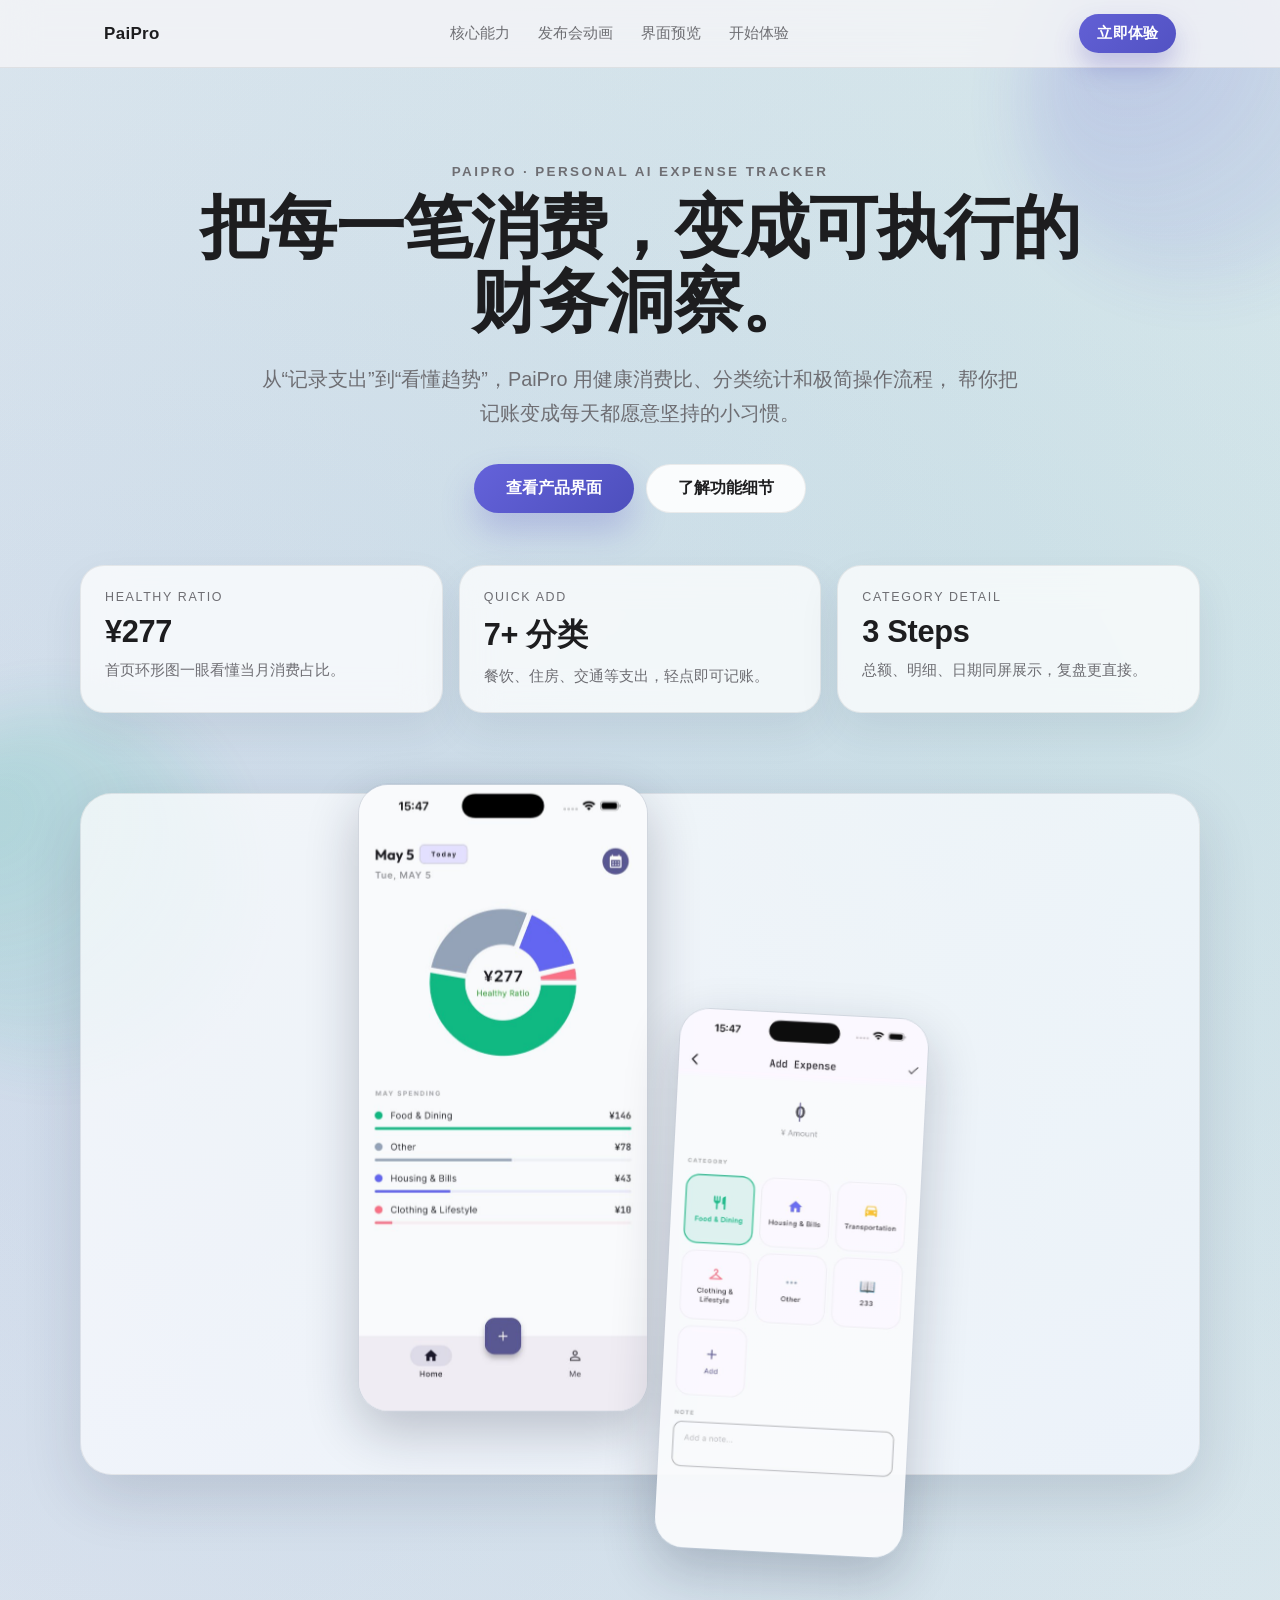
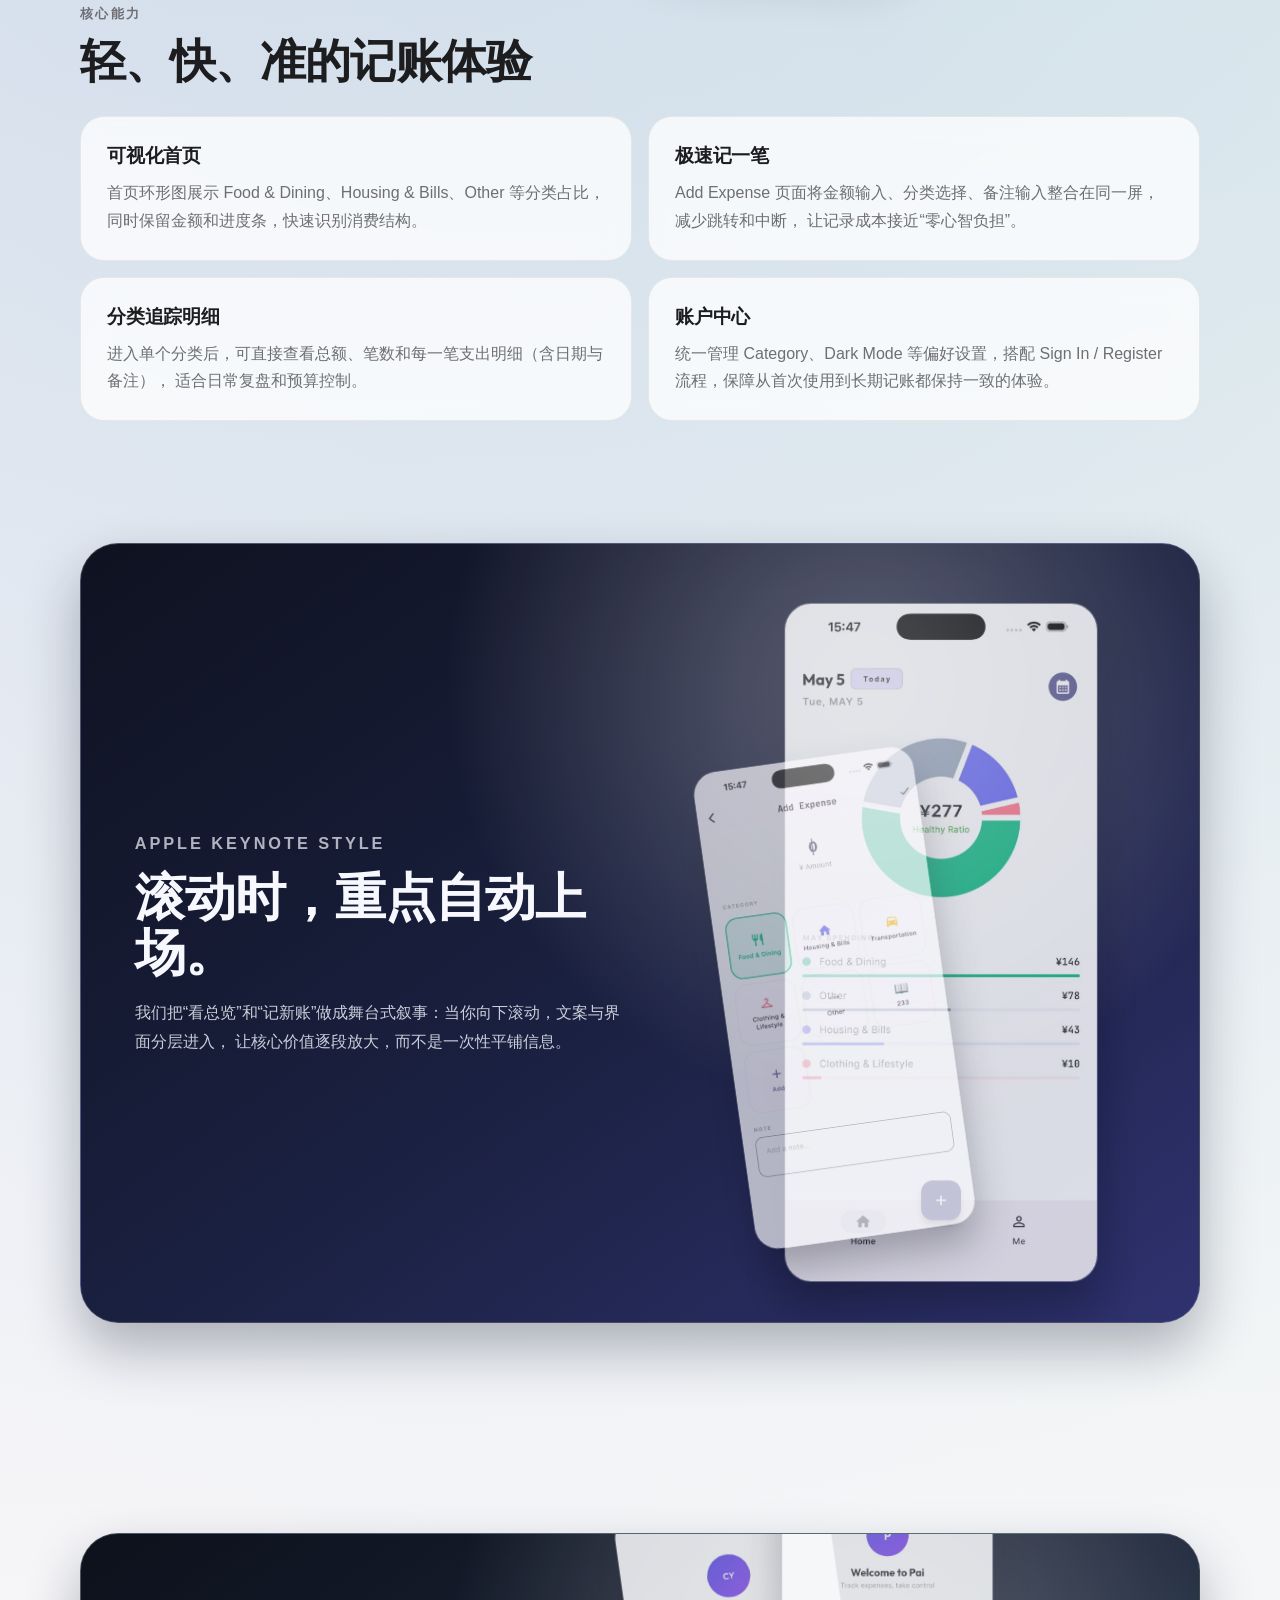
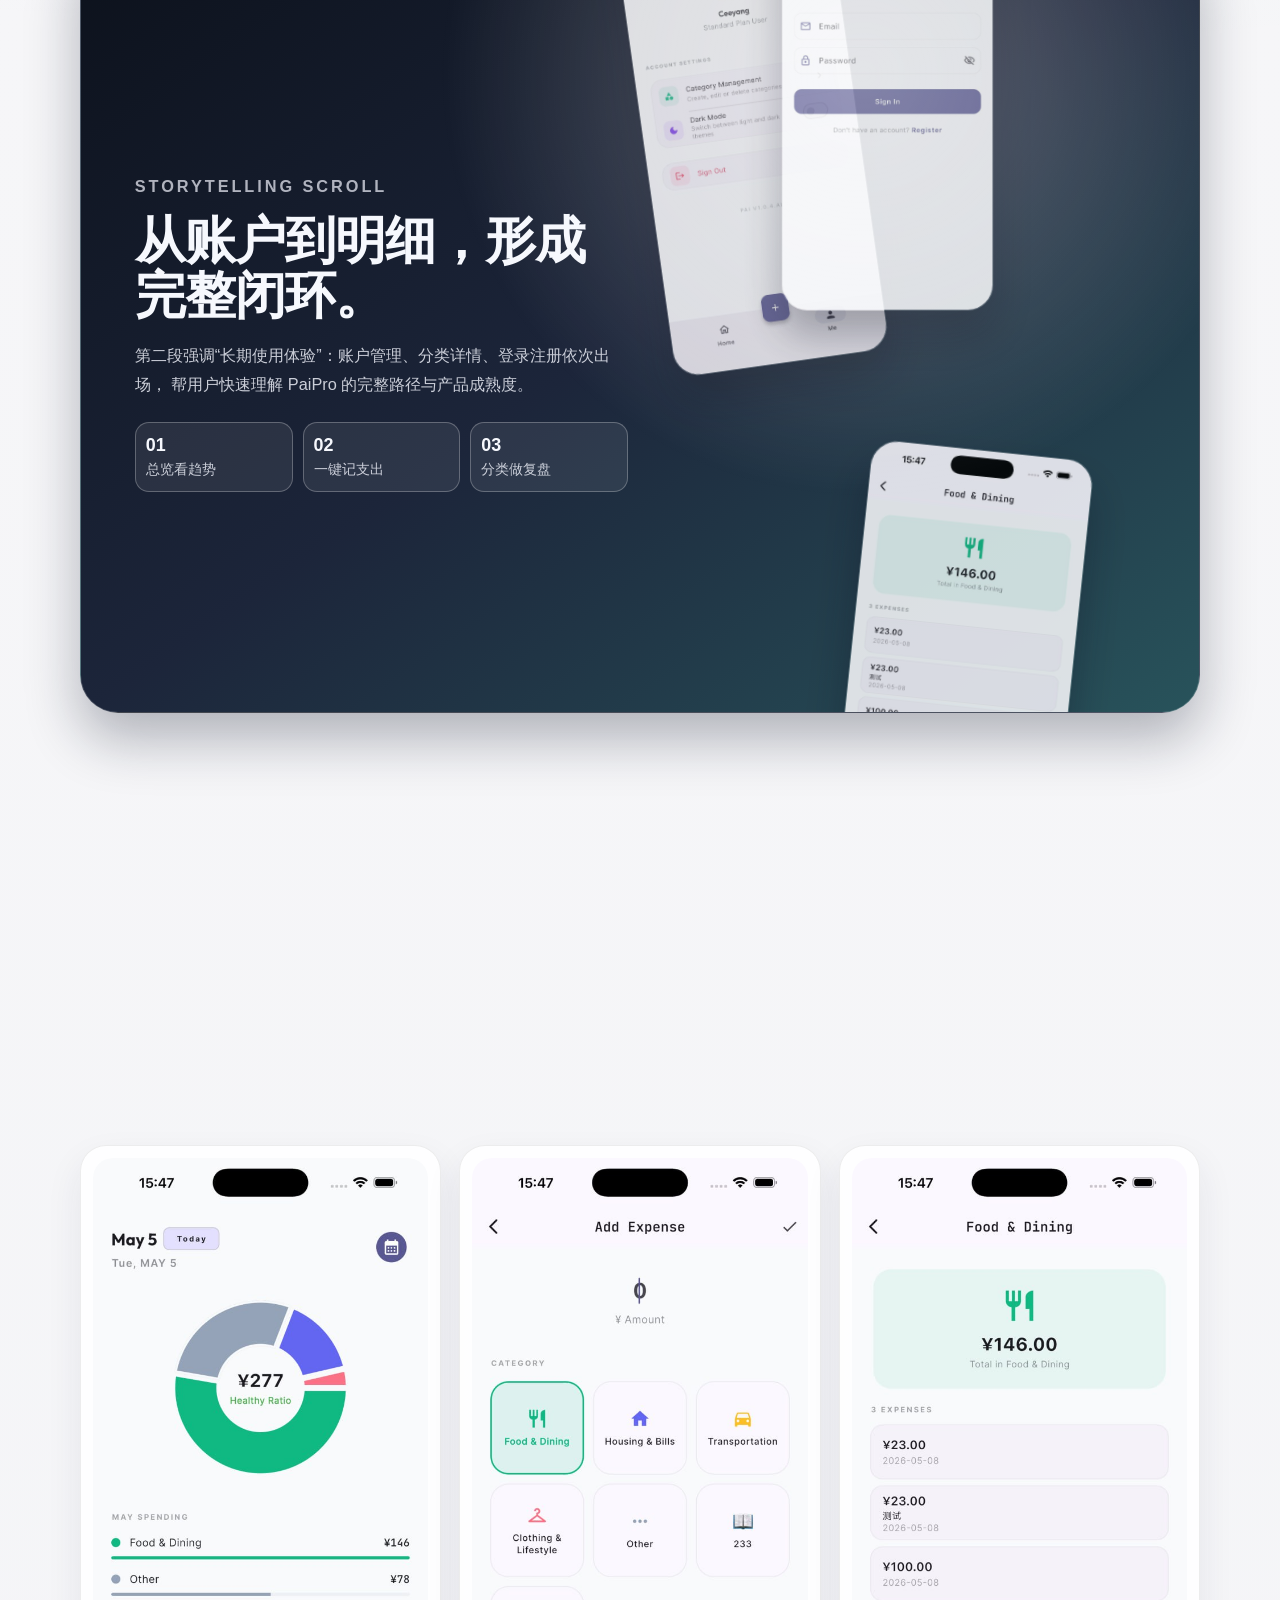
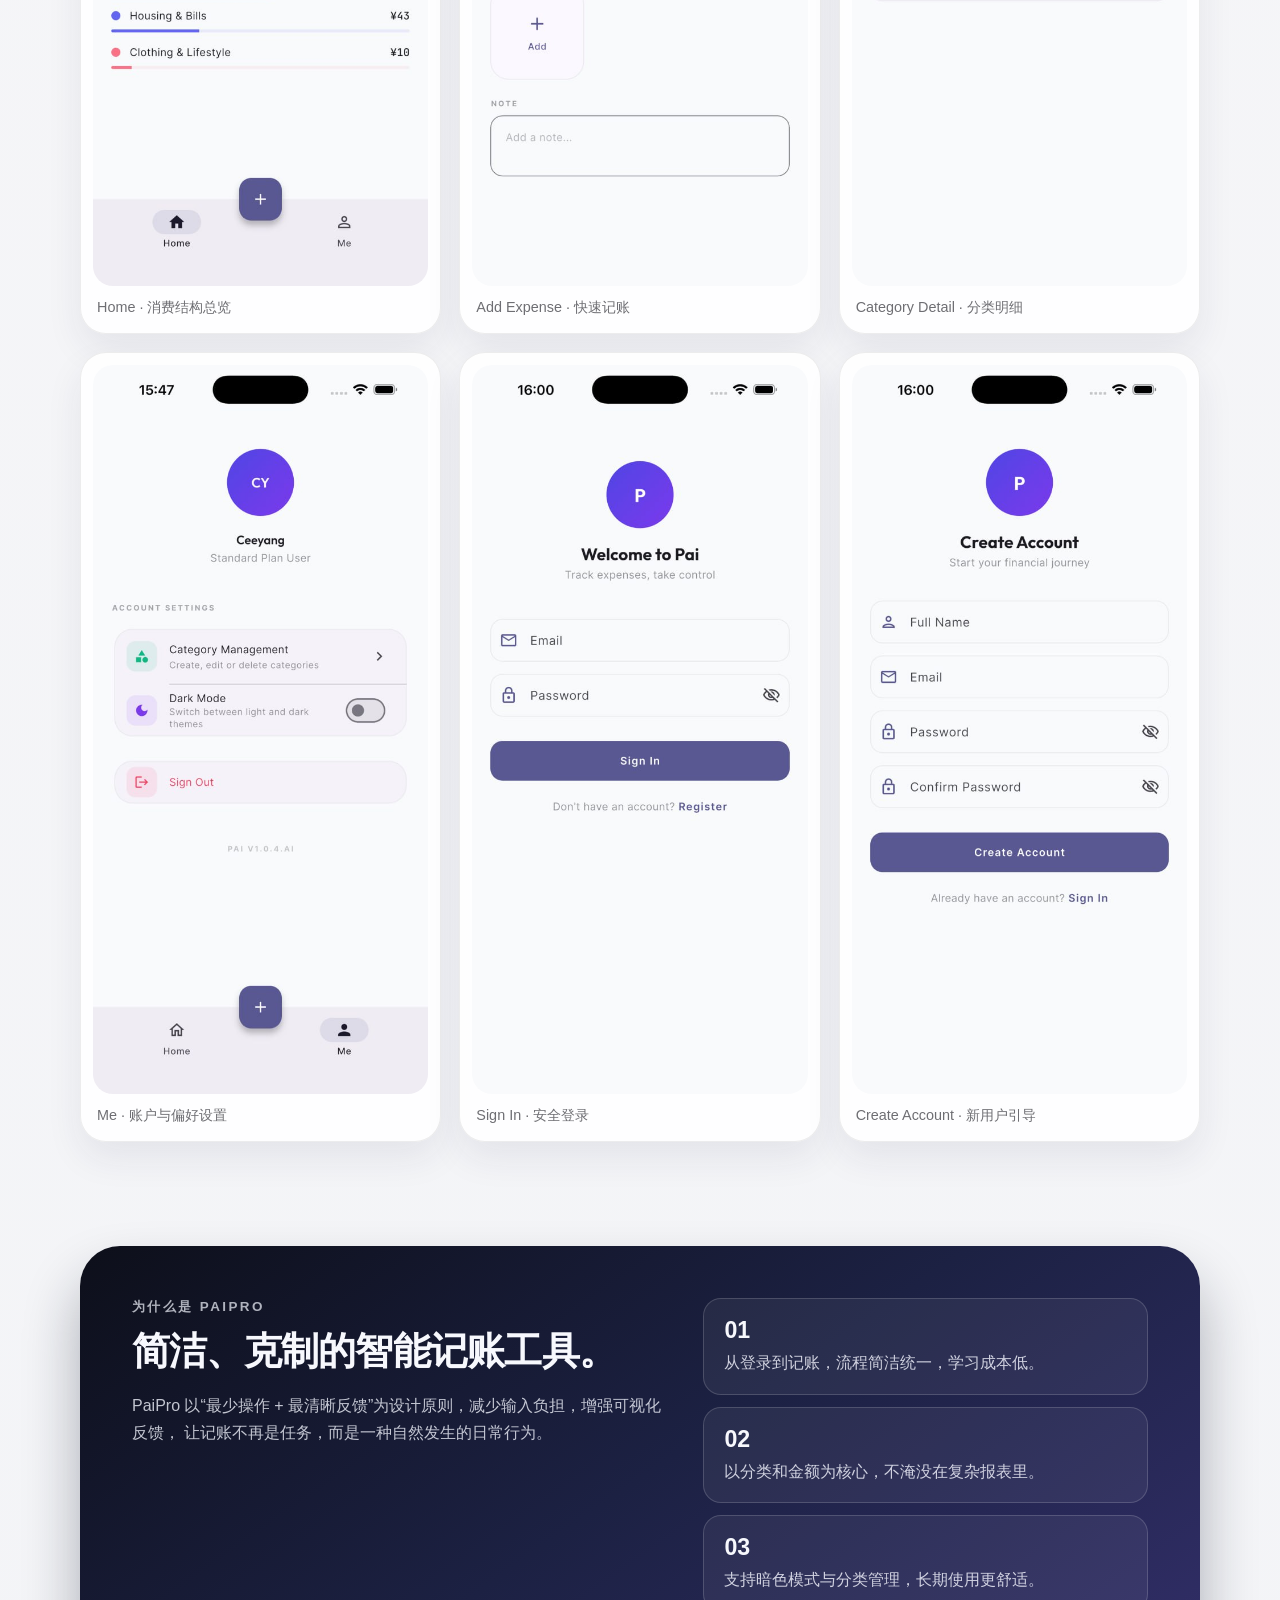
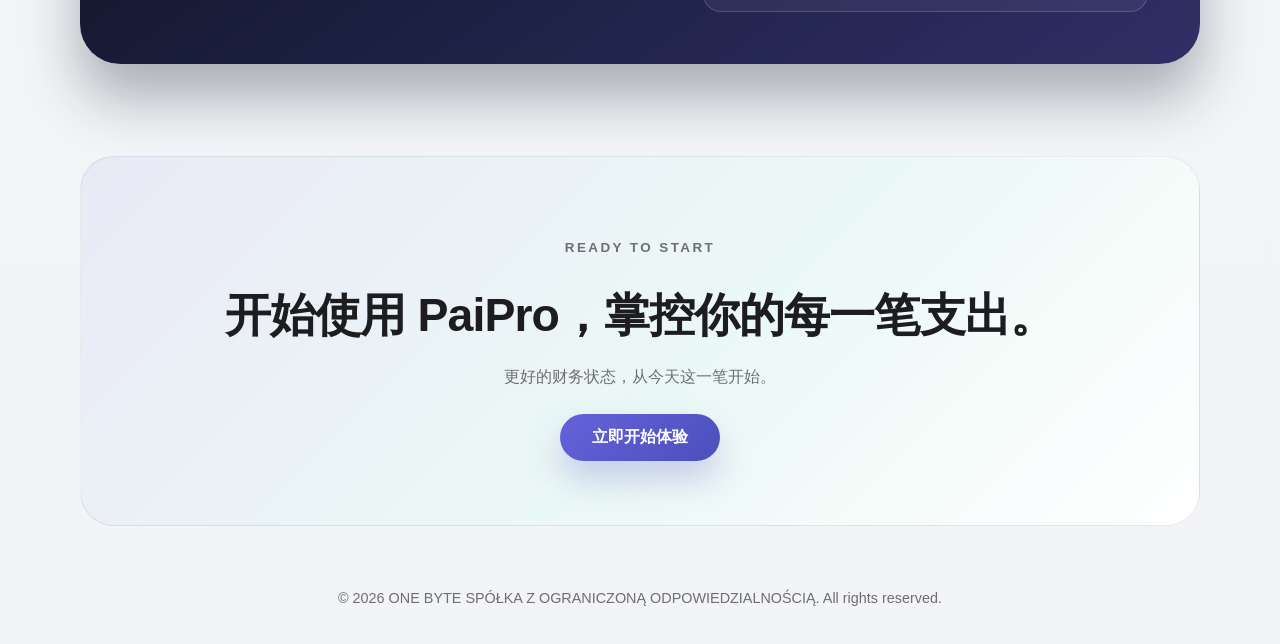
<file: index.html>
<!doctype html>
<html lang="zh-CN" class="no-js">
  <head>
    <meta charset="UTF-8" />
    <meta name="viewport" content="width=device-width, initial-scale=1.0" />
    <title>PaiPro | 智能记账官网</title>
    <meta
      name="description"
      content="PaiPro 是一个简洁、可视化、好上手的记账应用。用更轻的操作记录支出，用更清晰的图表看懂消费结构。"
    />
    <link rel="stylesheet" href="styles.css" />
  </head>
  <body>
    <div class="parallax-orb orb-1" data-parallax data-speed="0.08" aria-hidden="true"></div>
    <div class="parallax-orb orb-2" data-parallax data-speed="-0.06" aria-hidden="true"></div>

    <header class="top-nav">
      <div class="nav-inner">
        <a class="logo" href="#top">PaiPro</a>
        <nav class="nav-links">
          <a href="#features">核心能力</a>
          <a href="#keynote">发布会动画</a>
          <a href="#showcase">界面预览</a>
          <a href="#cta">开始体验</a>
        </nav>
        <a class="nav-button" href="#cta">立即体验</a>
      </div>
    </header>

    <main id="top">
      <section class="hero section-shell">
        <p class="eyebrow reveal is-visible">PaiPro · Personal AI Expense Tracker</p>
        <h1 class="reveal is-visible" style="--delay: 40ms">把每一笔消费，变成可执行的财务洞察。</h1>
        <p class="hero-subtitle reveal is-visible" style="--delay: 80ms">
          从“记录支出”到“看懂趋势”，PaiPro 用健康消费比、分类统计和极简操作流程，
          帮你把记账变成每天都愿意坚持的小习惯。
        </p>
        <div class="hero-actions reveal is-visible" style="--delay: 120ms">
          <a class="btn btn-primary" href="#showcase">查看产品界面</a>
          <a class="btn btn-secondary" href="#features">了解功能细节</a>
        </div>

        <div class="hero-highlights">
          <article class="highlight-card reveal" style="--delay: 20ms">
            <p class="highlight-title">Healthy Ratio</p>
            <p class="highlight-value">¥277</p>
            <p class="highlight-text">首页环形图一眼看懂当月消费占比。</p>
          </article>
          <article class="highlight-card reveal" style="--delay: 120ms">
            <p class="highlight-title">Quick Add</p>
            <p class="highlight-value">7+ 分类</p>
            <p class="highlight-text">餐饮、住房、交通等支出，轻点即可记账。</p>
          </article>
          <article class="highlight-card reveal" style="--delay: 220ms">
            <p class="highlight-title">Category Detail</p>
            <p class="highlight-value">3 Steps</p>
            <p class="highlight-text">总额、明细、日期同屏展示，复盘更直接。</p>
          </article>
        </div>

        <div class="hero-visual reveal" style="--delay: 100ms">
          <img
            src="images/photo_1_2026-05-09_17-38-31.jpg"
            alt="PaiPro 首页消费占比界面"
            class="shot shot-main parallax-media"
            data-parallax
            data-speed="0.14"
            loading="lazy"
          />
          <img
            src="images/photo_2_2026-05-09_17-38-31.jpg"
            alt="PaiPro 新增支出界面"
            class="shot shot-side parallax-media"
            data-parallax
            data-speed="-0.1"
            loading="lazy"
          />
        </div>
      </section>

      <section class="section-shell" id="features">
        <div class="section-title-wrap reveal">
          <p class="eyebrow">核心能力</p>
          <h2>轻、快、准的记账体验</h2>
        </div>
        <div class="feature-grid">
          <article class="feature reveal" style="--delay: 0ms">
            <h3>可视化首页</h3>
            <p>
              首页环形图展示 Food &amp; Dining、Housing &amp; Bills、Other 等分类占比，
              同时保留金额和进度条，快速识别消费结构。
            </p>
          </article>
          <article class="feature reveal" style="--delay: 90ms">
            <h3>极速记一笔</h3>
            <p>
              Add Expense 页面将金额输入、分类选择、备注输入整合在同一屏，减少跳转和中断，
              让记录成本接近“零心智负担”。
            </p>
          </article>
          <article class="feature reveal" style="--delay: 0ms">
            <h3>分类追踪明细</h3>
            <p>
              进入单个分类后，可直接查看总额、笔数和每一笔支出明细（含日期与备注），
              适合日常复盘和预算控制。
            </p>
          </article>
          <article class="feature reveal" style="--delay: 90ms">
            <h3>账户中心</h3>
            <p>
              统一管理 Category、Dark Mode 等偏好设置，搭配 Sign In / Register
              流程，保障从首次使用到长期记账都保持一致的体验。
            </p>
          </article>
        </div>
      </section>

      <section class="keynote-stage" id="keynote">
        <div class="stage-panel panel-a">
          <div class="stage-inner section-shell">
            <div class="stage-copy reveal">
              <p class="eyebrow">Apple Keynote Style</p>
              <h2>滚动时，重点自动上场。</h2>
              <p>
                我们把“看总览”和“记新账”做成舞台式叙事：当你向下滚动，文案与界面分层进入，
                让核心价值逐段放大，而不是一次性平铺信息。
              </p>
            </div>
            <div class="stage-media">
              <img
                src="images/photo_1_2026-05-09_17-38-31.jpg"
                alt="PaiPro 总览界面"
                class="stage-shot stage-shot-front parallax-media"
                data-parallax
                data-speed="0.1"
                loading="lazy"
              />
              <img
                src="images/photo_2_2026-05-09_17-38-31.jpg"
                alt="PaiPro 记账界面"
                class="stage-shot stage-shot-back parallax-media"
                data-parallax
                data-speed="-0.07"
                loading="lazy"
              />
            </div>
          </div>
        </div>

        <div class="stage-panel panel-b">
          <div class="stage-inner section-shell">
            <div class="stage-copy reveal">
              <p class="eyebrow">Storytelling Scroll</p>
              <h2>从账户到明细，形成完整闭环。</h2>
              <p>
                第二段强调“长期使用体验”：账户管理、分类详情、登录注册依次出场，
                帮用户快速理解 PaiPro 的完整路径与产品成熟度。
              </p>
              <div class="stage-metrics">
                <article>
                  <h3>01</h3>
                  <p>总览看趋势</p>
                </article>
                <article>
                  <h3>02</h3>
                  <p>一键记支出</p>
                </article>
                <article>
                  <h3>03</h3>
                  <p>分类做复盘</p>
                </article>
              </div>
            </div>
            <div class="stage-media stage-media-grid">
              <img
                src="images/photo_3_2026-05-09_17-38-31.jpg"
                alt="PaiPro 我的页面"
                class="stage-shot stage-grid-a parallax-media"
                data-parallax
                data-speed="0.09"
                loading="lazy"
              />
              <img
                src="images/photo_4_2026-05-09_17-38-31.jpg"
                alt="PaiPro 分类详情页面"
                class="stage-shot stage-grid-b parallax-media"
                data-parallax
                data-speed="-0.08"
                loading="lazy"
              />
              <img
                src="images/photo_5_2026-05-09_17-38-31.jpg"
                alt="PaiPro 登录页面"
                class="stage-shot stage-grid-c parallax-media"
                data-parallax
                data-speed="0.12"
                loading="lazy"
              />
            </div>
          </div>
        </div>
      </section>

      <section class="section-shell showcase" id="showcase">
        <div class="section-title-wrap reveal">
          <p class="eyebrow">界面预览</p>
          <h2>每个关键场景，都被精心设计</h2>
        </div>
        <div class="showcase-grid">
          <figure class="showcase-item reveal" style="--delay: 0ms">
            <img src="images/photo_1_2026-05-09_17-38-31.jpg" alt="首页总览" loading="lazy" />
            <figcaption>Home · 消费结构总览</figcaption>
          </figure>
          <figure class="showcase-item reveal" style="--delay: 80ms">
            <img src="images/photo_2_2026-05-09_17-38-31.jpg" alt="新增支出" loading="lazy" />
            <figcaption>Add Expense · 快速记账</figcaption>
          </figure>
          <figure class="showcase-item reveal" style="--delay: 160ms">
            <img src="images/photo_4_2026-05-09_17-38-31.jpg" alt="分类详情" loading="lazy" />
            <figcaption>Category Detail · 分类明细</figcaption>
          </figure>
          <figure class="showcase-item reveal" style="--delay: 0ms">
            <img src="images/photo_3_2026-05-09_17-38-31.jpg" alt="我的账户" loading="lazy" />
            <figcaption>Me · 账户与偏好设置</figcaption>
          </figure>
          <figure class="showcase-item reveal" style="--delay: 80ms">
            <img src="images/photo_5_2026-05-09_17-38-31.jpg" alt="登录页面" loading="lazy" />
            <figcaption>Sign In · 安全登录</figcaption>
          </figure>
          <figure class="showcase-item reveal" style="--delay: 160ms">
            <img src="images/photo_6_2026-05-09_17-38-31.jpg" alt="注册页面" loading="lazy" />
            <figcaption>Create Account · 新用户引导</figcaption>
          </figure>
        </div>
      </section>

      <section class="section-shell value-panel reveal">
        <div class="value-copy">
          <p class="eyebrow">为什么是 PaiPro</p>
          <h2>简洁、克制的智能记账工具。</h2>
          <p>
            PaiPro 以“最少操作 + 最清晰反馈”为设计原则，减少输入负担，增强可视化反馈，
            让记账不再是任务，而是一种自然发生的日常行为。
          </p>
        </div>
        <div class="value-points">
          <article class="reveal" style="--delay: 0ms">
            <h3>01</h3>
            <p>从登录到记账，流程简洁统一，学习成本低。</p>
          </article>
          <article class="reveal" style="--delay: 80ms">
            <h3>02</h3>
            <p>以分类和金额为核心，不淹没在复杂报表里。</p>
          </article>
          <article class="reveal" style="--delay: 160ms">
            <h3>03</h3>
            <p>支持暗色模式与分类管理，长期使用更舒适。</p>
          </article>
        </div>
      </section>

      <section class="section-shell cta reveal" id="cta">
        <p class="eyebrow">Ready to start</p>
        <h2>开始使用 PaiPro，掌控你的每一笔支出。</h2>
        <p>更好的财务状态，从今天这一笔开始。</p>
        <a class="btn btn-primary" href="#top">立即开始体验</a>
      </section>
    </main>

    <footer class="footer">
      <p>© 2026 ONE BYTE SPÓŁKA Z OGRANICZONĄ ODPOWIEDZIALNOŚCIĄ. All rights reserved.</p>
    </footer>
    <script src="script.js"></script>
  </body>
</html>
</file>
<file: styles.css>
:root {
  --bg: #f5f5f7;
  --surface: rgba(255, 255, 255, 0.75);
  --surface-strong: rgba(255, 255, 255, 0.9);
  --text: #1d1d1f;
  --muted: #6e6e73;
  --line: rgba(29, 29, 31, 0.08);
  --accent: #5f5ccf;
  --accent-2: #1fb58f;
  --shadow: 0 22px 60px rgba(28, 36, 66, 0.14);
  --radius-xl: 32px;
  --radius-lg: 24px;
  --radius-md: 18px;
}

* {
  box-sizing: border-box;
}

html {
  scroll-behavior: smooth;
}

body {
  margin: 0;
  overflow-x: hidden;
  font-family: -apple-system, BlinkMacSystemFont, "SF Pro Text", "Segoe UI", Roboto, Helvetica,
    Arial, "PingFang SC", "Hiragino Sans GB", "Microsoft YaHei", sans-serif;
  color: var(--text);
  background: radial-gradient(circle at 15% 15%, rgba(95, 92, 207, 0.15), transparent 36%),
    radial-gradient(circle at 80% 10%, rgba(31, 181, 143, 0.15), transparent 40%),
    linear-gradient(180deg, #f4f5f8 0%, #f6f6f8 45%, #f3f4f7 100%);
  min-height: 100vh;
}

main,
.footer,
.top-nav {
  position: relative;
  z-index: 2;
}

a {
  color: inherit;
  text-decoration: none;
}

.parallax-orb {
  position: fixed;
  width: clamp(260px, 28vw, 400px);
  aspect-ratio: 1;
  border-radius: 50%;
  filter: blur(30px);
  opacity: 0.45;
  pointer-events: none;
  z-index: 1;
}

.orb-1 {
  top: -100px;
  right: -100px;
  background: radial-gradient(circle at 30% 30%, rgba(95, 92, 207, 0.48), rgba(95, 92, 207, 0.05));
}

.orb-2 {
  bottom: -140px;
  left: -120px;
  background: radial-gradient(circle at 30% 30%, rgba(31, 181, 143, 0.42), rgba(31, 181, 143, 0.04));
}

.top-nav {
  position: sticky;
  top: 0;
  z-index: 20;
  backdrop-filter: blur(18px);
  background: rgba(245, 245, 247, 0.82);
  border-bottom: 1px solid var(--line);
}

.nav-inner {
  max-width: 1120px;
  margin: 0 auto;
  padding: 14px 24px;
  display: flex;
  align-items: center;
  justify-content: space-between;
}

.logo {
  font-size: 1.06rem;
  letter-spacing: 0.02em;
  font-weight: 700;
}

.nav-links {
  display: flex;
  gap: 28px;
  color: var(--muted);
  font-size: 0.96rem;
}

.nav-links a:hover {
  color: var(--text);
}

.nav-button,
.btn {
  border-radius: 999px;
  font-weight: 600;
  letter-spacing: 0.01em;
  transition: transform 0.25s ease, box-shadow 0.25s ease, background-color 0.25s ease;
}

.nav-button {
  font-size: 0.92rem;
  padding: 10px 18px;
  color: #fff;
  background: linear-gradient(135deg, #6260d5 0%, #5252c3 100%);
  box-shadow: 0 14px 26px rgba(79, 77, 179, 0.28);
}

.nav-button:hover {
  transform: translateY(-1px);
}

.section-shell {
  width: min(1120px, calc(100% - 48px));
  margin: 0 auto;
}

.reveal {
  --delay: 0ms;
  --reveal-x: 0px;
  --reveal-y: 26px;
  opacity: 1;
  transform: translate3d(0, 0, 0);
  transition: opacity 0.9s cubic-bezier(0.19, 1, 0.22, 1) var(--delay),
    transform 0.95s cubic-bezier(0.19, 1, 0.22, 1) var(--delay);
}

.js .reveal {
  opacity: 0;
  transform: translate3d(var(--reveal-x), var(--reveal-y), 0);
}

.js .reveal.is-visible {
  opacity: 1;
  transform: translate3d(0, 0, 0);
}

.parallax-media,
[data-parallax] {
  --base-transform: translate3d(0, 0, 0);
  --parallax-y: 0px;
  transform: var(--base-transform) translate3d(0, var(--parallax-y), 0);
  will-change: transform;
}

.hero {
  padding: 96px 0 48px;
  text-align: center;
}

.eyebrow {
  margin: 0 0 12px;
  font-size: 0.84rem;
  font-weight: 600;
  letter-spacing: 0.18em;
  text-transform: uppercase;
  color: var(--muted);
}

h1,
h2,
h3,
p {
  margin: 0;
}

.hero h1 {
  margin: 0 auto;
  max-width: 900px;
  line-height: 1.08;
  font-size: clamp(2.2rem, 6vw, 4.3rem);
  letter-spacing: -0.02em;
}

.hero-subtitle {
  max-width: 760px;
  margin: 22px auto 0;
  color: var(--muted);
  font-size: clamp(1rem, 2vw, 1.24rem);
  line-height: 1.72;
}

.hero-actions {
  margin-top: 34px;
  display: flex;
  justify-content: center;
  flex-wrap: wrap;
  gap: 12px;
}

.btn {
  display: inline-flex;
  align-items: center;
  justify-content: center;
  min-width: 160px;
  padding: 13px 20px;
}

.btn-primary {
  color: #fff;
  background: linear-gradient(135deg, #6462da 0%, #4d4fbc 100%);
  box-shadow: 0 18px 34px rgba(93, 91, 199, 0.28);
}

.btn-primary:hover {
  transform: translateY(-2px);
  box-shadow: 0 22px 36px rgba(93, 91, 199, 0.32);
}

.btn-secondary {
  color: var(--text);
  background: var(--surface-strong);
  border: 1px solid var(--line);
}

.btn-secondary:hover {
  transform: translateY(-2px);
}

.hero-highlights {
  margin-top: 52px;
  display: grid;
  grid-template-columns: repeat(3, minmax(0, 1fr));
  gap: 16px;
}

.highlight-card {
  padding: 24px;
  text-align: left;
  border-radius: var(--radius-lg);
  border: 1px solid var(--line);
  background: var(--surface);
  backdrop-filter: blur(18px);
  box-shadow: 0 18px 42px rgba(39, 47, 80, 0.08);
}

.highlight-title {
  font-size: 0.78rem;
  letter-spacing: 0.13em;
  text-transform: uppercase;
  color: var(--muted);
  margin-bottom: 10px;
}

.highlight-value {
  font-size: 1.92rem;
  letter-spacing: -0.01em;
  font-weight: 700;
}

.highlight-text {
  margin-top: 8px;
  color: var(--muted);
  line-height: 1.6;
  font-size: 0.95rem;
}

.hero-visual {
  margin-top: 80px;
  padding: 26px;
  border-radius: var(--radius-xl);
  border: 1px solid var(--line);
  background: linear-gradient(145deg, rgba(255, 255, 255, 0.72), rgba(245, 248, 255, 0.72));
  display: flex;
  justify-content: center;
  align-items: flex-end;
  gap: 24px;
  box-shadow: var(--shadow);
}

.shot {
  width: min(290px, 43vw);
  border-radius: 30px;
  border: 1px solid rgba(30, 38, 63, 0.14);
  box-shadow: 0 20px 52px rgba(22, 30, 56, 0.24);
}

.shot-main {
  --base-transform: translateY(-6px);
}

.shot-side {
  width: min(250px, 36vw);
  --base-transform: rotate(3deg);
  opacity: 0.95;
}

.section-title-wrap {
  margin-bottom: 28px;
}

.section-title-wrap h2 {
  font-size: clamp(1.7rem, 3.6vw, 3rem);
  line-height: 1.16;
  letter-spacing: -0.02em;
}

#features {
  padding: 82px 0 10px;
}

.feature-grid {
  display: grid;
  grid-template-columns: repeat(2, minmax(0, 1fr));
  gap: 16px;
}

.feature {
  border-radius: var(--radius-lg);
  border: 1px solid var(--line);
  background: var(--surface);
  padding: 26px;
  backdrop-filter: blur(14px);
}

.feature h3 {
  font-size: 1.2rem;
  letter-spacing: -0.01em;
}

.feature p {
  margin-top: 10px;
  color: var(--muted);
  line-height: 1.7;
}

.keynote-stage {
  margin-top: 112px;
}

.stage-panel {
  height: 110vh;
  position: relative;
}

.stage-inner {
  position: sticky;
  top: 90px;
  min-height: calc(100vh - 120px);
  padding: clamp(22px, 4.2vw, 56px);
  border-radius: 38px;
  border: 1px solid rgba(255, 255, 255, 0.22);
  display: grid;
  grid-template-columns: 1fr 1fr;
  align-items: center;
  gap: 24px;
  overflow: hidden;
  box-shadow: 0 26px 54px rgba(18, 24, 43, 0.3);
}

.stage-inner::after {
  content: "";
  position: absolute;
  inset: 0;
  pointer-events: none;
  background: radial-gradient(circle at 70% 18%, rgba(255, 255, 255, 0.3), transparent 42%);
}

.panel-a .stage-inner {
  background: linear-gradient(145deg, #0f1220 0%, #1a2040 52%, #2f326f 100%);
}

.panel-b .stage-inner {
  background: linear-gradient(145deg, #0c111b 0%, #1c253a 50%, #28535b 100%);
}

.stage-copy {
  position: relative;
  z-index: 2;
  max-width: 560px;
  color: #f6f8fd;
}

.stage-copy .eyebrow {
  color: rgba(237, 239, 248, 0.72);
}

.stage-copy h2 {
  font-size: clamp(1.8rem, 4vw, 3.4rem);
  line-height: 1.08;
  letter-spacing: -0.02em;
}

.stage-copy > p {
  margin-top: 18px;
  color: rgba(237, 239, 248, 0.84);
  line-height: 1.75;
  font-size: 1.02rem;
}

.stage-media {
  position: relative;
  min-height: 440px;
}

.stage-shot {
  position: absolute;
  border-radius: 28px;
  border: 1px solid rgba(255, 255, 255, 0.28);
  box-shadow: 0 26px 44px rgba(12, 15, 30, 0.4);
  opacity: 0.86;
}

.stage-shot-front {
  right: 8%;
  top: 7%;
  width: min(330px, 44vw);
  --base-transform: translate3d(0, 0, 0) scale(0.95);
}

.stage-shot-back {
  left: 6%;
  bottom: 2%;
  width: min(265px, 36vw);
  --base-transform: rotate(-8deg) scale(0.84);
  opacity: 0.68;
}

.stage-panel.is-active .stage-shot-front {
  --base-transform: translate3d(0, -14px, 0) scale(1);
  opacity: 1;
}

.stage-panel.is-active .stage-shot-back {
  --base-transform: rotate(-5deg) scale(0.92);
  opacity: 0.92;
}

.stage-media-grid {
  min-height: 500px;
}

.stage-media-grid .stage-shot {
  width: min(235px, 31vw);
}

.stage-grid-a {
  left: 2%;
  top: 2%;
  --base-transform: rotate(-8deg) scale(0.92);
}

.stage-grid-b {
  right: 8%;
  top: 16%;
  --base-transform: rotate(6deg) scale(0.95);
}

.stage-grid-c {
  left: 24%;
  bottom: 0;
  --base-transform: translateY(8px) scale(0.9);
}

.stage-panel.is-active .stage-grid-a {
  --base-transform: rotate(-5deg) scale(0.98);
  opacity: 0.96;
}

.stage-panel.is-active .stage-grid-b {
  --base-transform: rotate(3deg) scale(1);
  opacity: 1;
}

.stage-panel.is-active .stage-grid-c {
  --base-transform: translateY(-8px) scale(0.96);
  opacity: 0.95;
}

.stage-metrics {
  margin-top: 24px;
  display: grid;
  grid-template-columns: repeat(3, minmax(0, 1fr));
  gap: 10px;
}

.stage-metrics article {
  border: 1px solid rgba(255, 255, 255, 0.26);
  background: rgba(255, 255, 255, 0.08);
  border-radius: 14px;
  padding: 12px 10px;
}

.stage-metrics h3 {
  font-size: 1.12rem;
}

.stage-metrics p {
  margin-top: 4px;
  font-size: 0.88rem;
  color: rgba(239, 241, 250, 0.82);
}

.showcase {
  padding: 110px 0 8px;
}

.showcase-grid {
  display: grid;
  grid-template-columns: repeat(3, minmax(0, 1fr));
  gap: 18px;
}

.showcase-item {
  margin: 0;
  border-radius: 26px;
  padding: 12px;
  background: var(--surface-strong);
  border: 1px solid var(--line);
  box-shadow: 0 16px 36px rgba(35, 42, 73, 0.08);
  transition: transform 0.35s ease, box-shadow 0.35s ease;
}

.showcase-item:hover {
  transform: translateY(-6px);
  box-shadow: 0 24px 40px rgba(35, 42, 73, 0.13);
}

.showcase-item img {
  width: 100%;
  display: block;
  border-radius: 20px;
}

.showcase-item figcaption {
  padding: 12px 4px 4px;
  color: var(--muted);
  font-size: 0.9rem;
}

.value-panel {
  margin-top: 96px;
  padding: 52px;
  border-radius: 40px;
  background: linear-gradient(145deg, #0d0f1a 0%, #1c2143 52%, #312e67 100%);
  color: #f7f8fd;
  display: grid;
  grid-template-columns: 1.1fr 0.9fr;
  gap: 28px;
  box-shadow: 0 34px 56px rgba(19, 24, 43, 0.32);
}

.value-panel .eyebrow {
  color: rgba(239, 241, 250, 0.72);
}

.value-copy h2 {
  font-size: clamp(1.8rem, 3vw, 2.7rem);
  line-height: 1.2;
  letter-spacing: -0.02em;
}

.value-copy p:last-child {
  margin-top: 18px;
  color: rgba(239, 241, 250, 0.8);
  line-height: 1.7;
}

.value-points {
  display: grid;
  gap: 12px;
}

.value-points article {
  padding: 18px 20px;
  border-radius: var(--radius-md);
  border: 1px solid rgba(255, 255, 255, 0.16);
  background: rgba(255, 255, 255, 0.06);
}

.value-points h3 {
  font-size: 1.45rem;
  margin-bottom: 6px;
}

.value-points p {
  color: rgba(239, 241, 250, 0.84);
  line-height: 1.6;
}

.cta {
  margin-top: 92px;
  margin-bottom: 64px;
  text-align: center;
  padding: 64px 20px;
  border-radius: 34px;
  border: 1px solid var(--line);
  background: linear-gradient(
      135deg,
      rgba(94, 92, 205, 0.12) 0%,
      rgba(29, 197, 156, 0.08) 56%,
      rgba(255, 255, 255, 0.88) 100%
    ),
    var(--surface);
}

.cta h2 {
  font-size: clamp(1.7rem, 4vw, 2.9rem);
  letter-spacing: -0.02em;
}

.cta p {
  color: var(--muted);
  margin: 16px auto 24px;
  max-width: 620px;
  line-height: 1.7;
}

.footer {
  text-align: center;
  padding: 0 20px 38px;
  color: var(--muted);
  font-size: 0.9rem;
}

@media (max-width: 1080px) {
  .hero-highlights {
    grid-template-columns: 1fr;
  }

  .showcase-grid {
    grid-template-columns: repeat(2, minmax(0, 1fr));
  }

  .value-panel {
    grid-template-columns: 1fr;
    padding: 40px 28px;
  }

  .stage-inner {
    grid-template-columns: 1fr;
    gap: 14px;
    min-height: calc(100vh - 110px);
  }

  .stage-media {
    min-height: 340px;
  }

  .stage-media-grid {
    min-height: 380px;
  }
}

@media (max-width: 760px) {
  .nav-links {
    display: none;
  }

  .section-shell {
    width: min(1120px, calc(100% - 30px));
  }

  .hero {
    padding-top: 74px;
  }

  .hero-visual {
    padding: 18px;
    gap: 12px;
    flex-direction: column;
    align-items: center;
  }

  .shot,
  .shot-side {
    width: min(320px, 100%);
    --base-transform: none;
  }

  .feature-grid,
  .showcase-grid,
  .stage-metrics {
    grid-template-columns: 1fr;
  }

  .keynote-stage {
    margin-top: 84px;
  }

  .stage-panel {
    height: auto;
    margin-bottom: 20px;
  }

  .stage-inner {
    position: relative;
    top: auto;
    min-height: auto;
    border-radius: 28px;
  }

  .stage-media,
  .stage-media-grid {
    min-height: 420px;
  }

  .stage-shot-front {
    right: 4%;
    width: min(270px, 80vw);
  }

  .stage-shot-back {
    left: 2%;
    width: min(220px, 64vw);
  }

  .stage-media-grid .stage-shot {
    width: min(220px, 64vw);
  }

  .stage-grid-a {
    left: 2%;
    top: 4%;
  }

  .stage-grid-b {
    right: 2%;
    top: 30%;
  }

  .stage-grid-c {
    left: 18%;
    bottom: 0;
  }

  .value-panel {
    margin-top: 72px;
    border-radius: 30px;
  }

  .cta {
    margin-top: 76px;
    padding: 54px 14px;
  }

  .parallax-orb {
    display: none;
  }
}

@media (prefers-reduced-motion: reduce) {
  html {
    scroll-behavior: auto;
  }

  .reveal,
  .showcase-item,
  .btn,
  .nav-button,
  .parallax-media,
  [data-parallax] {
    transition: none !important;
    transform: none !important;
    opacity: 1 !important;
  }
}
</file>
